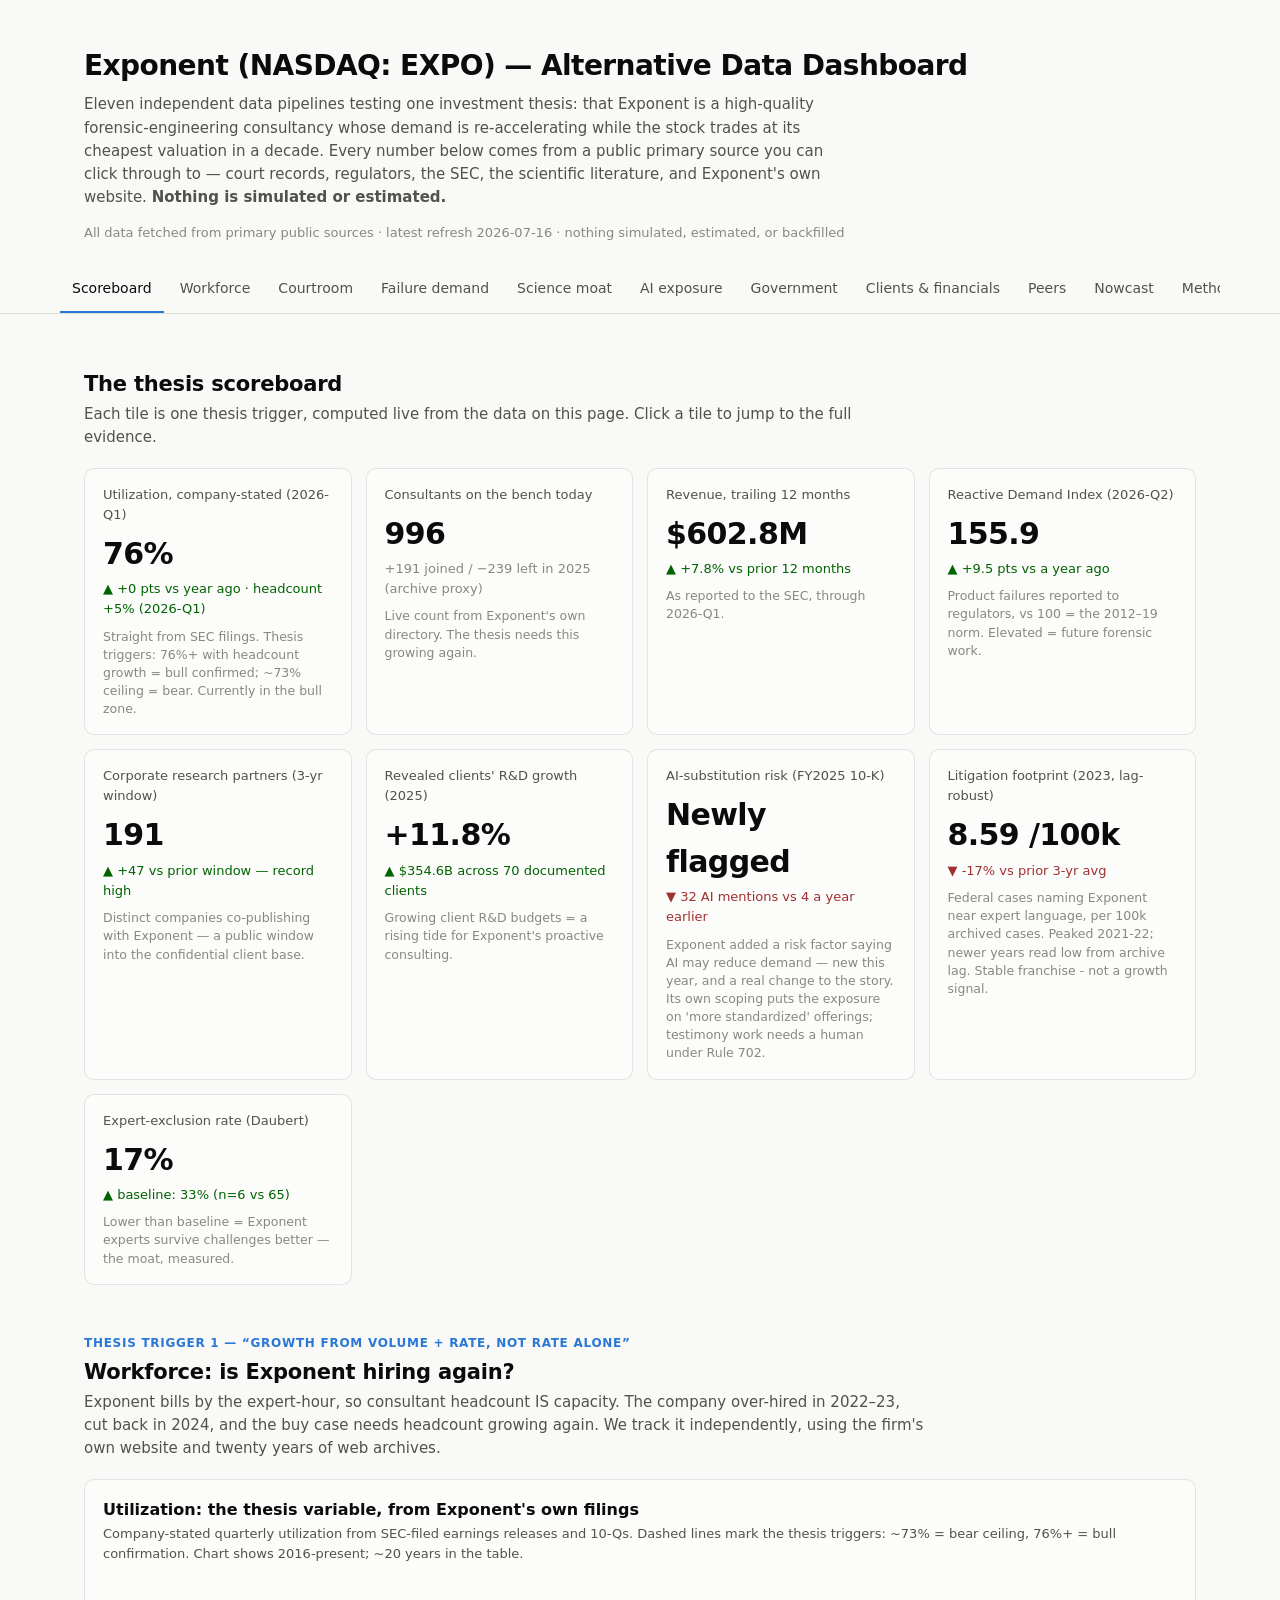
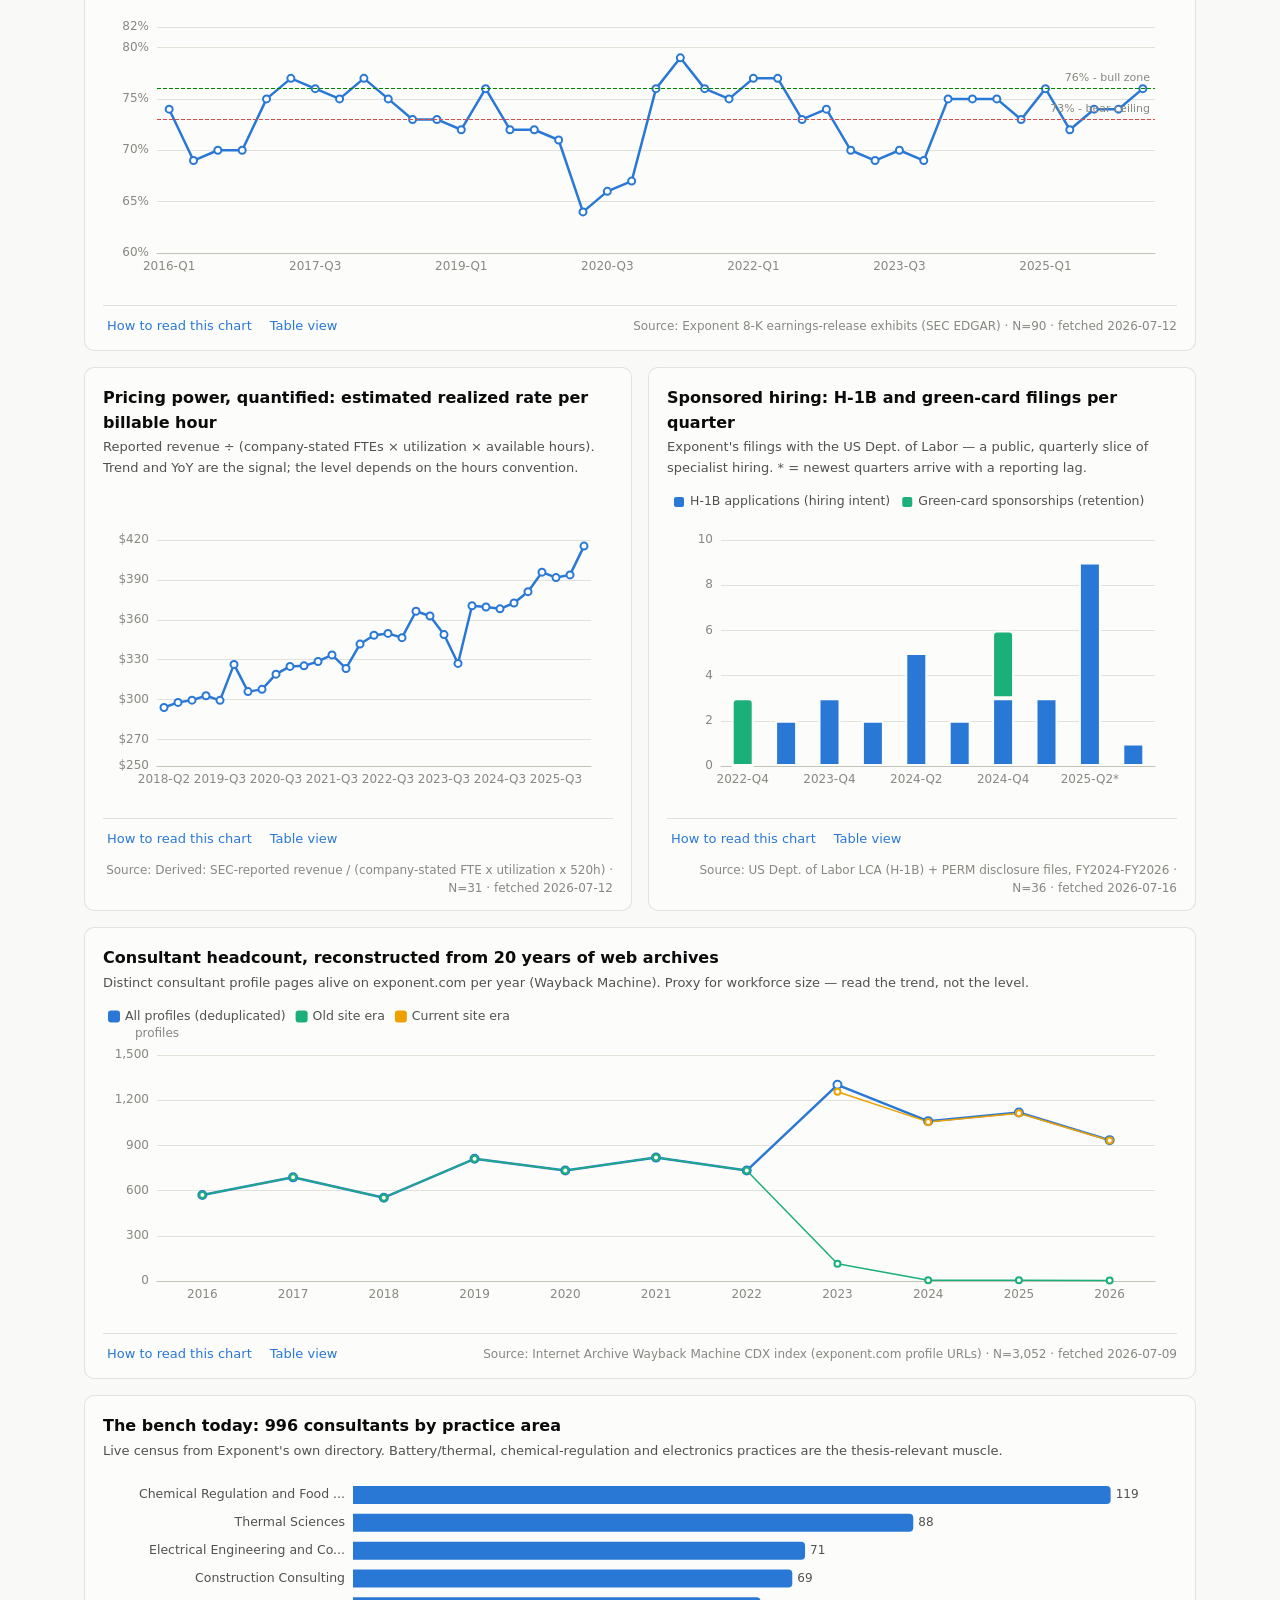
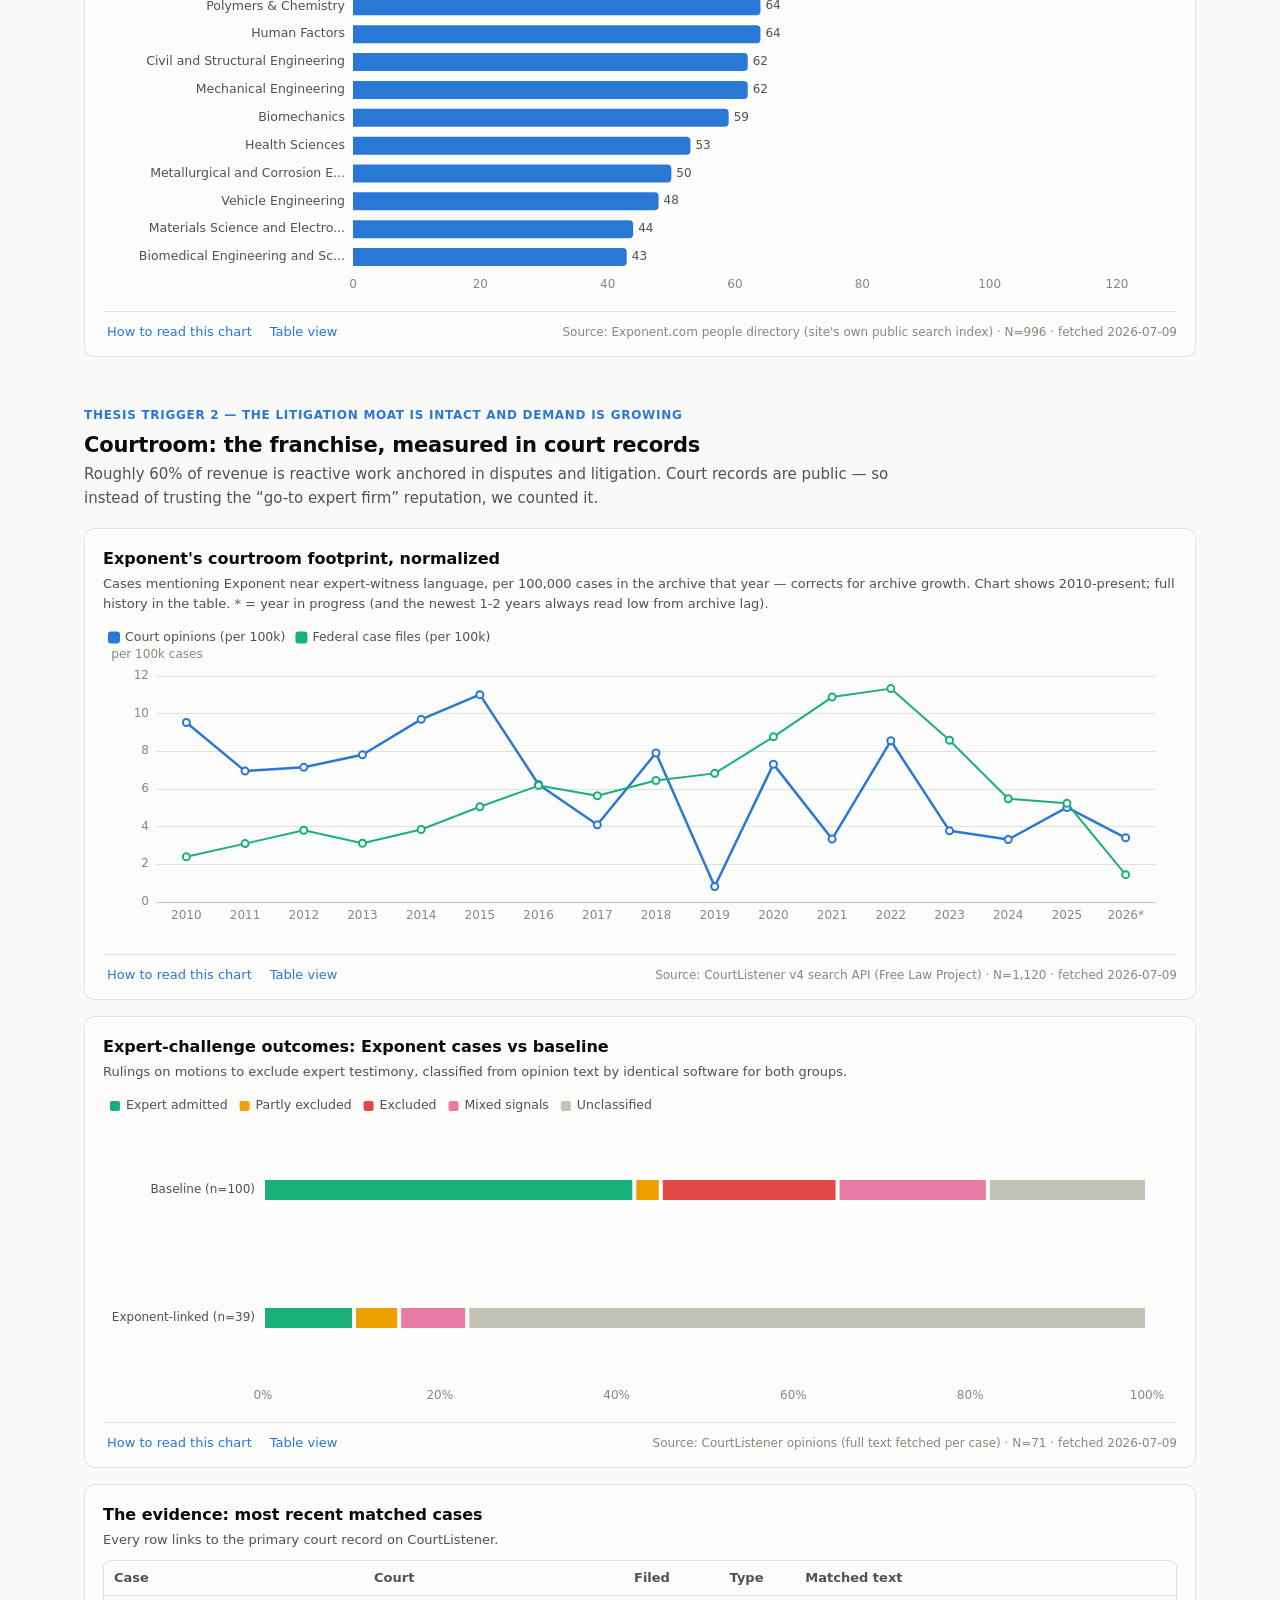
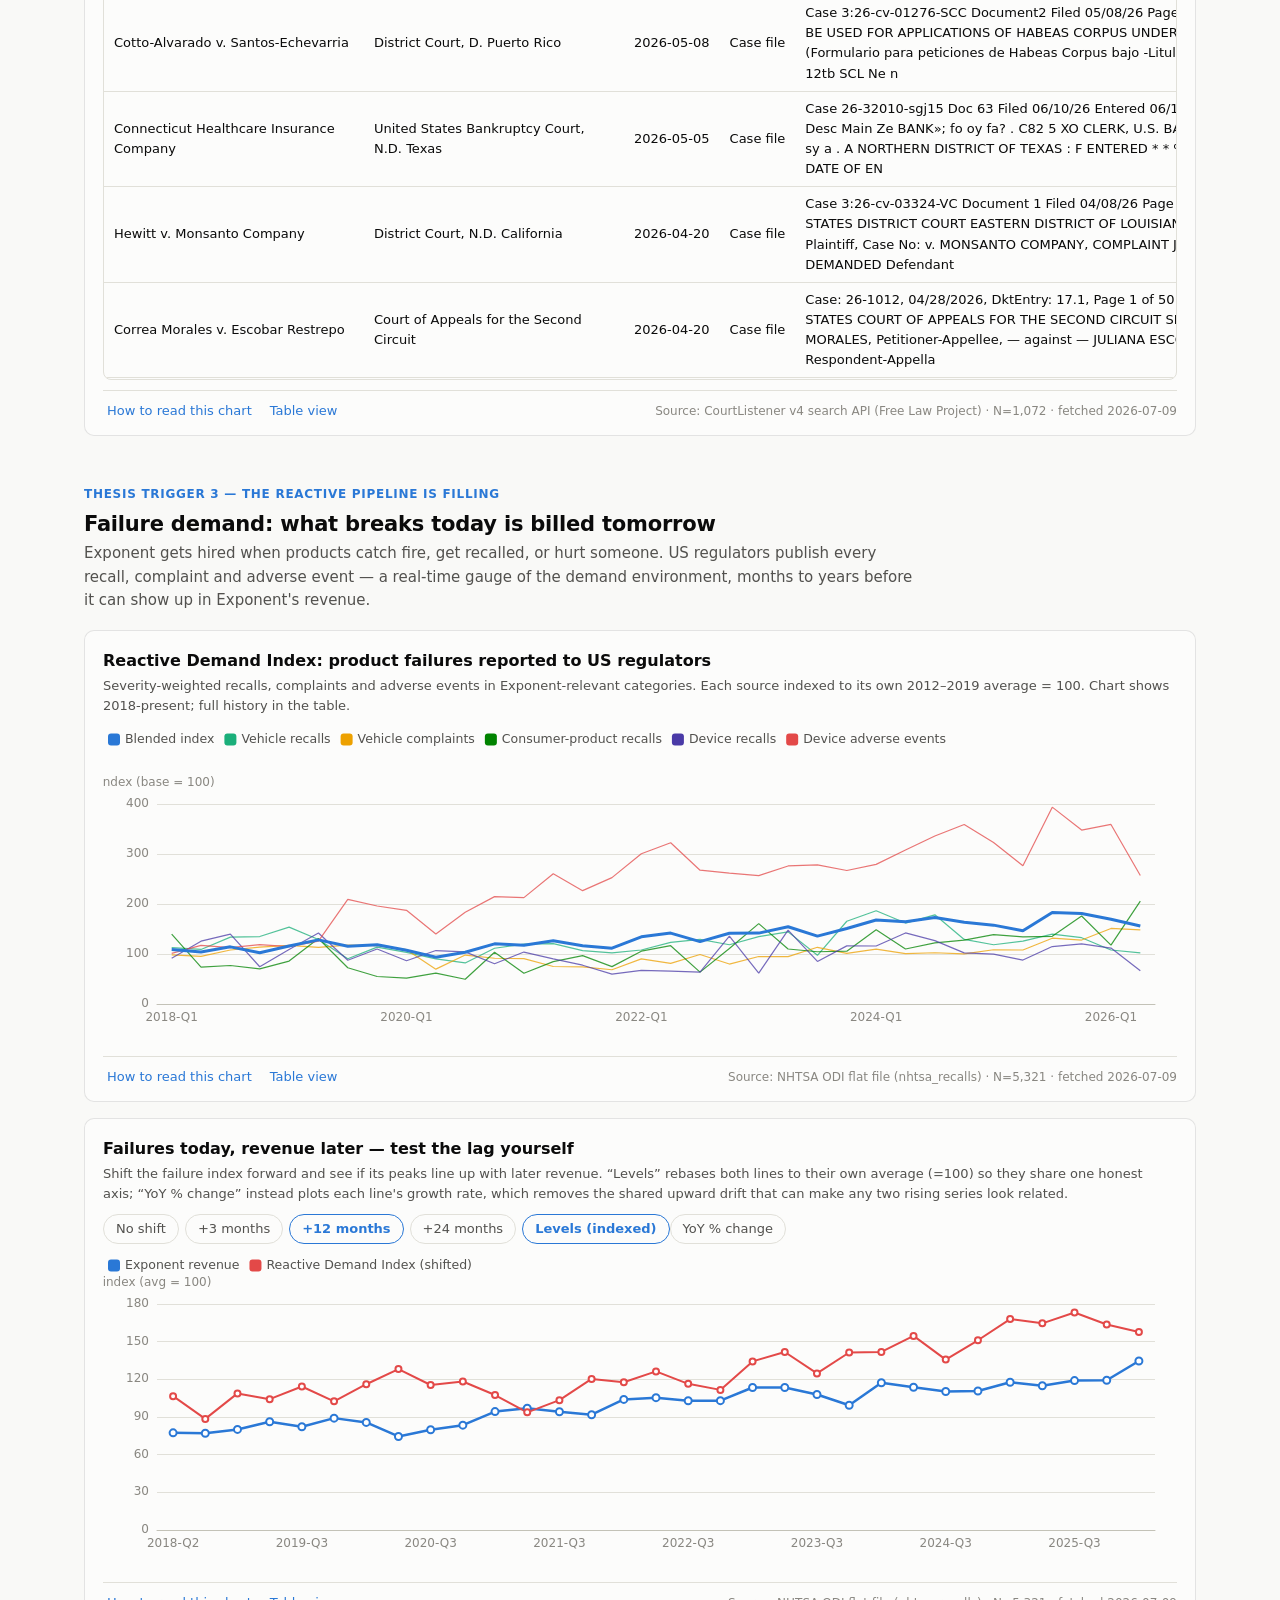
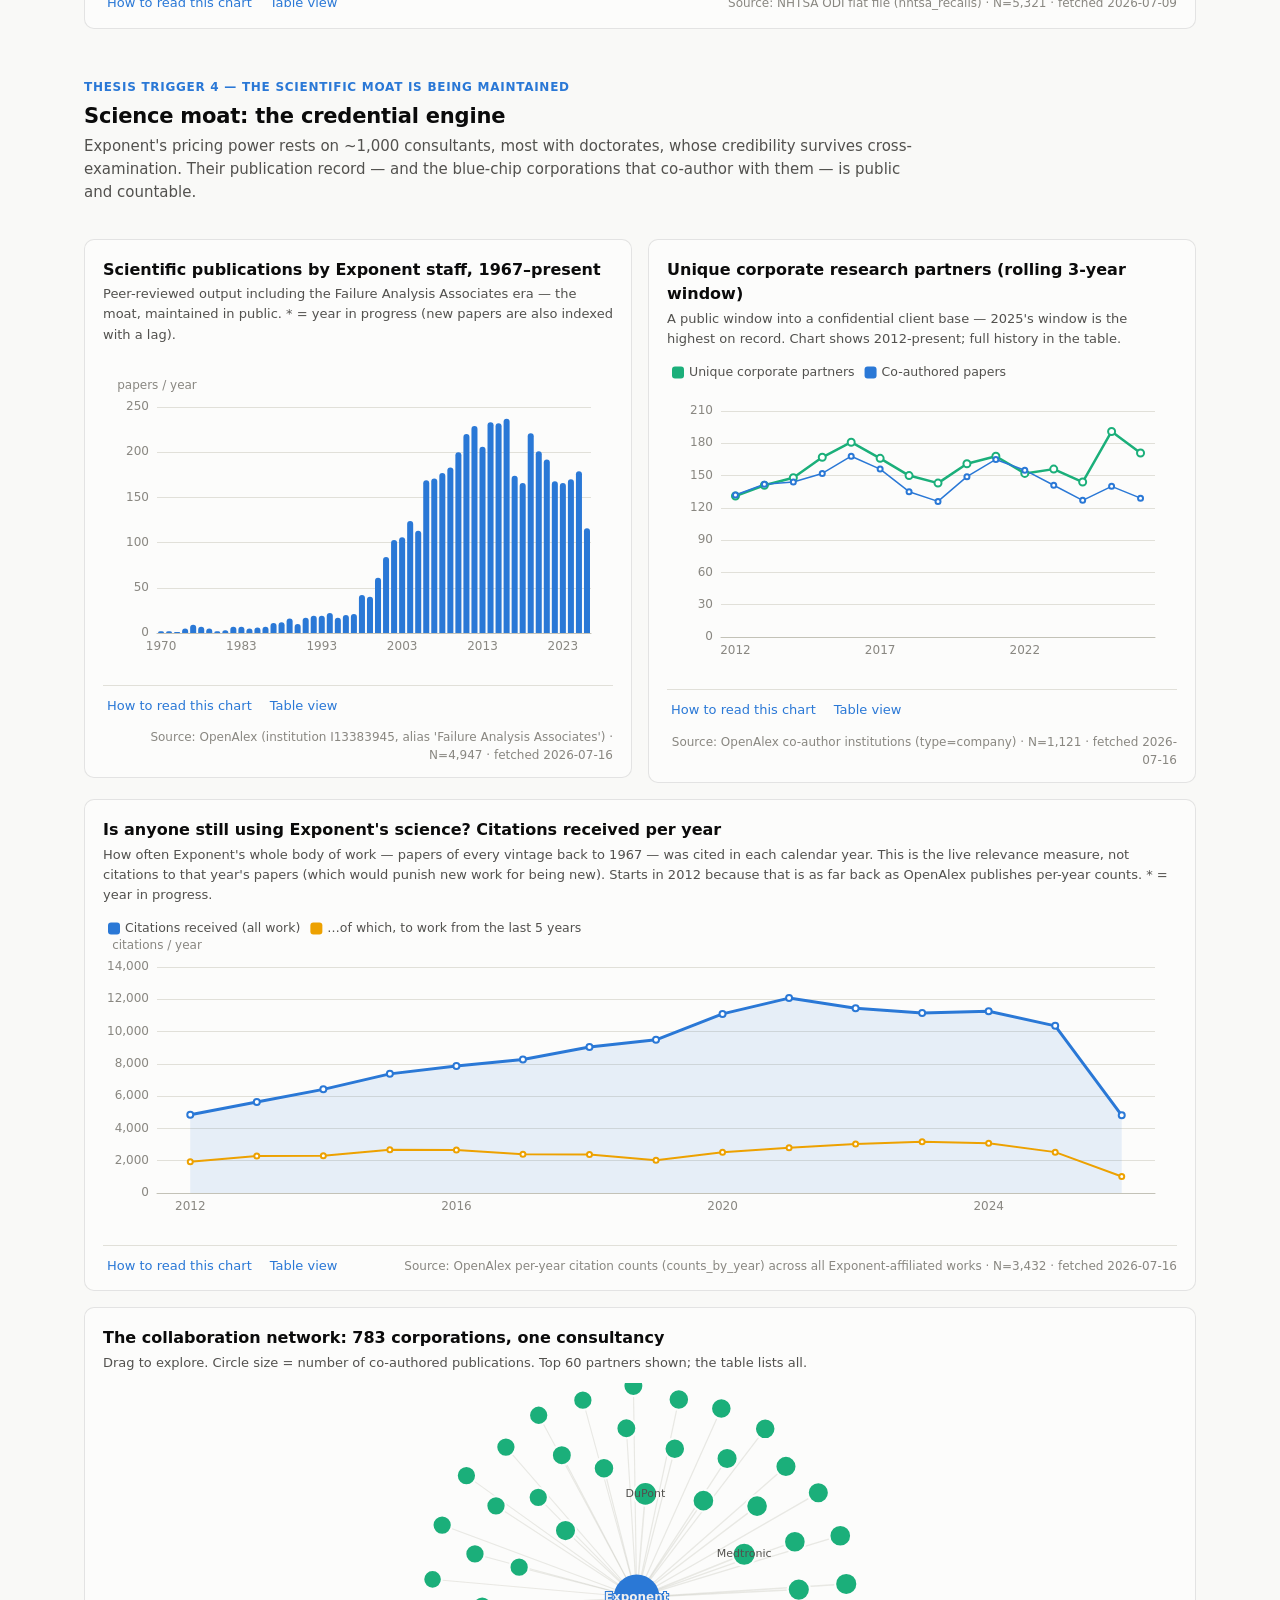
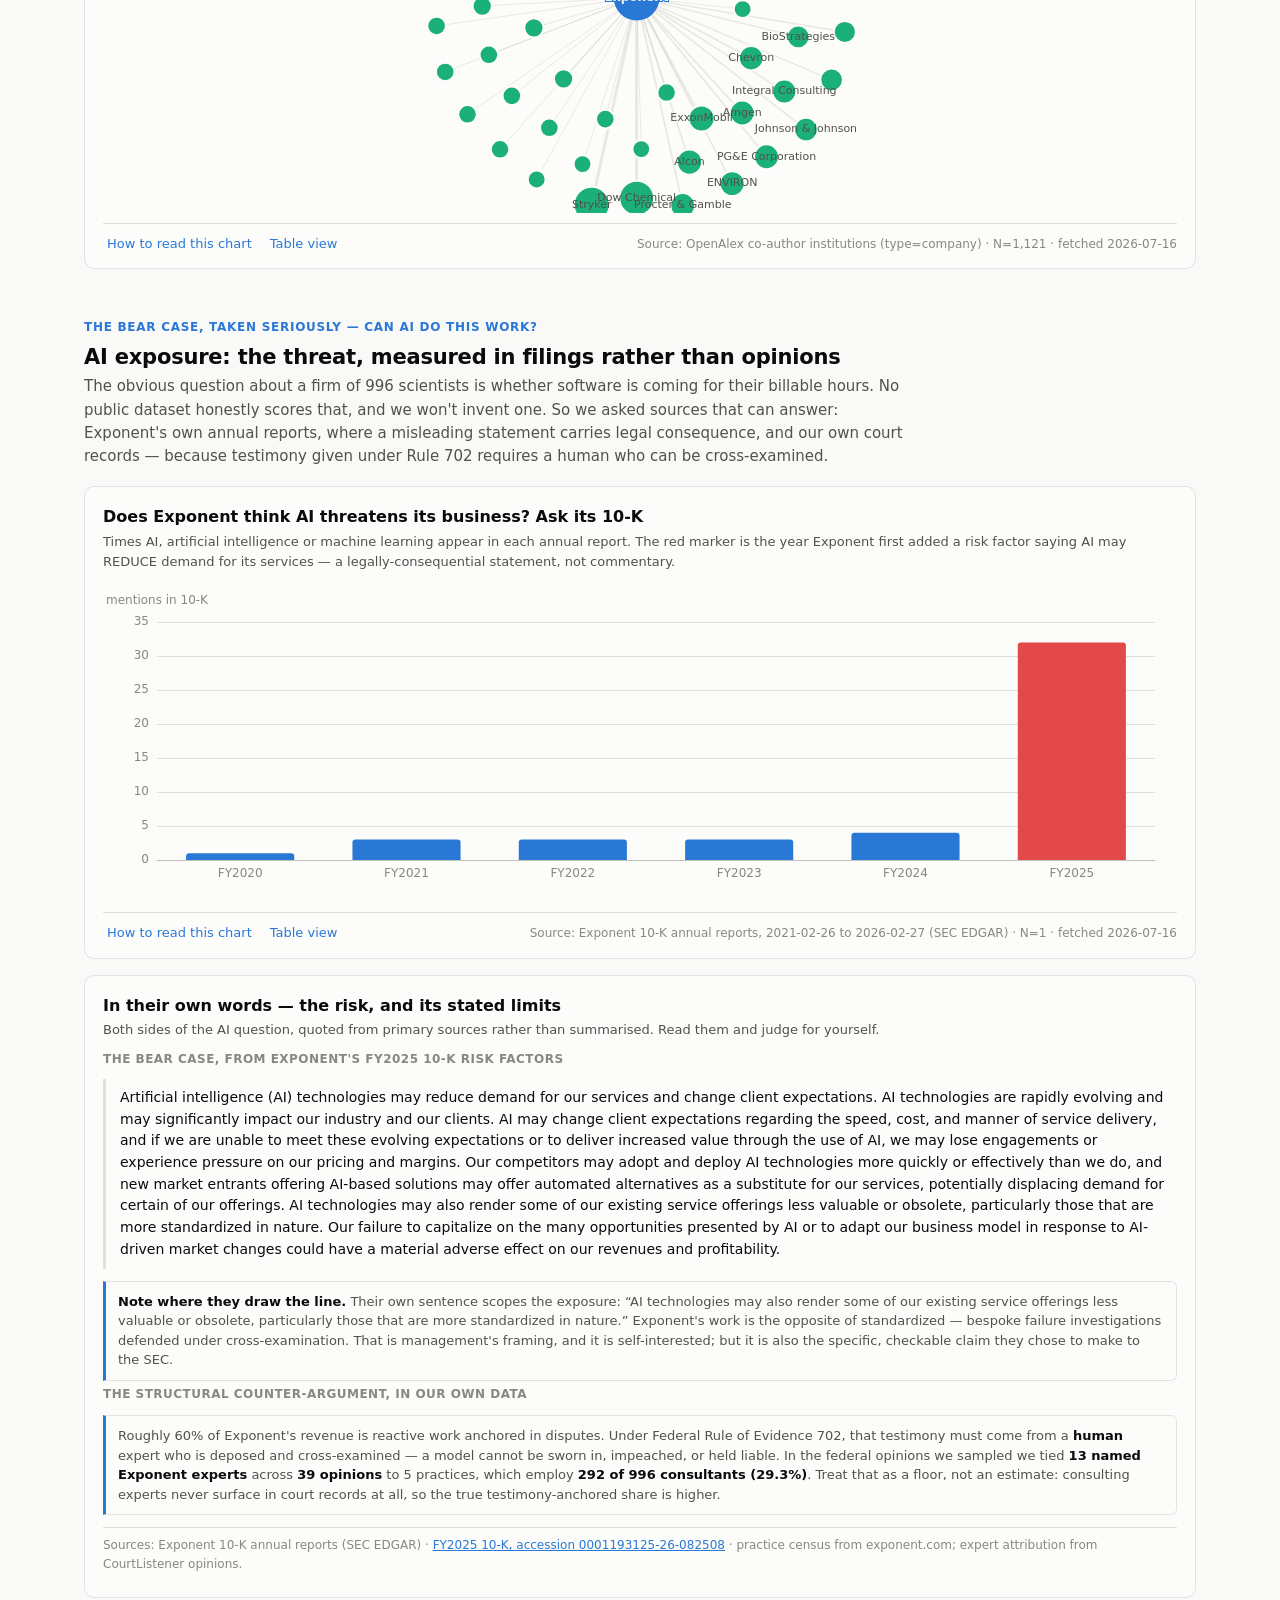
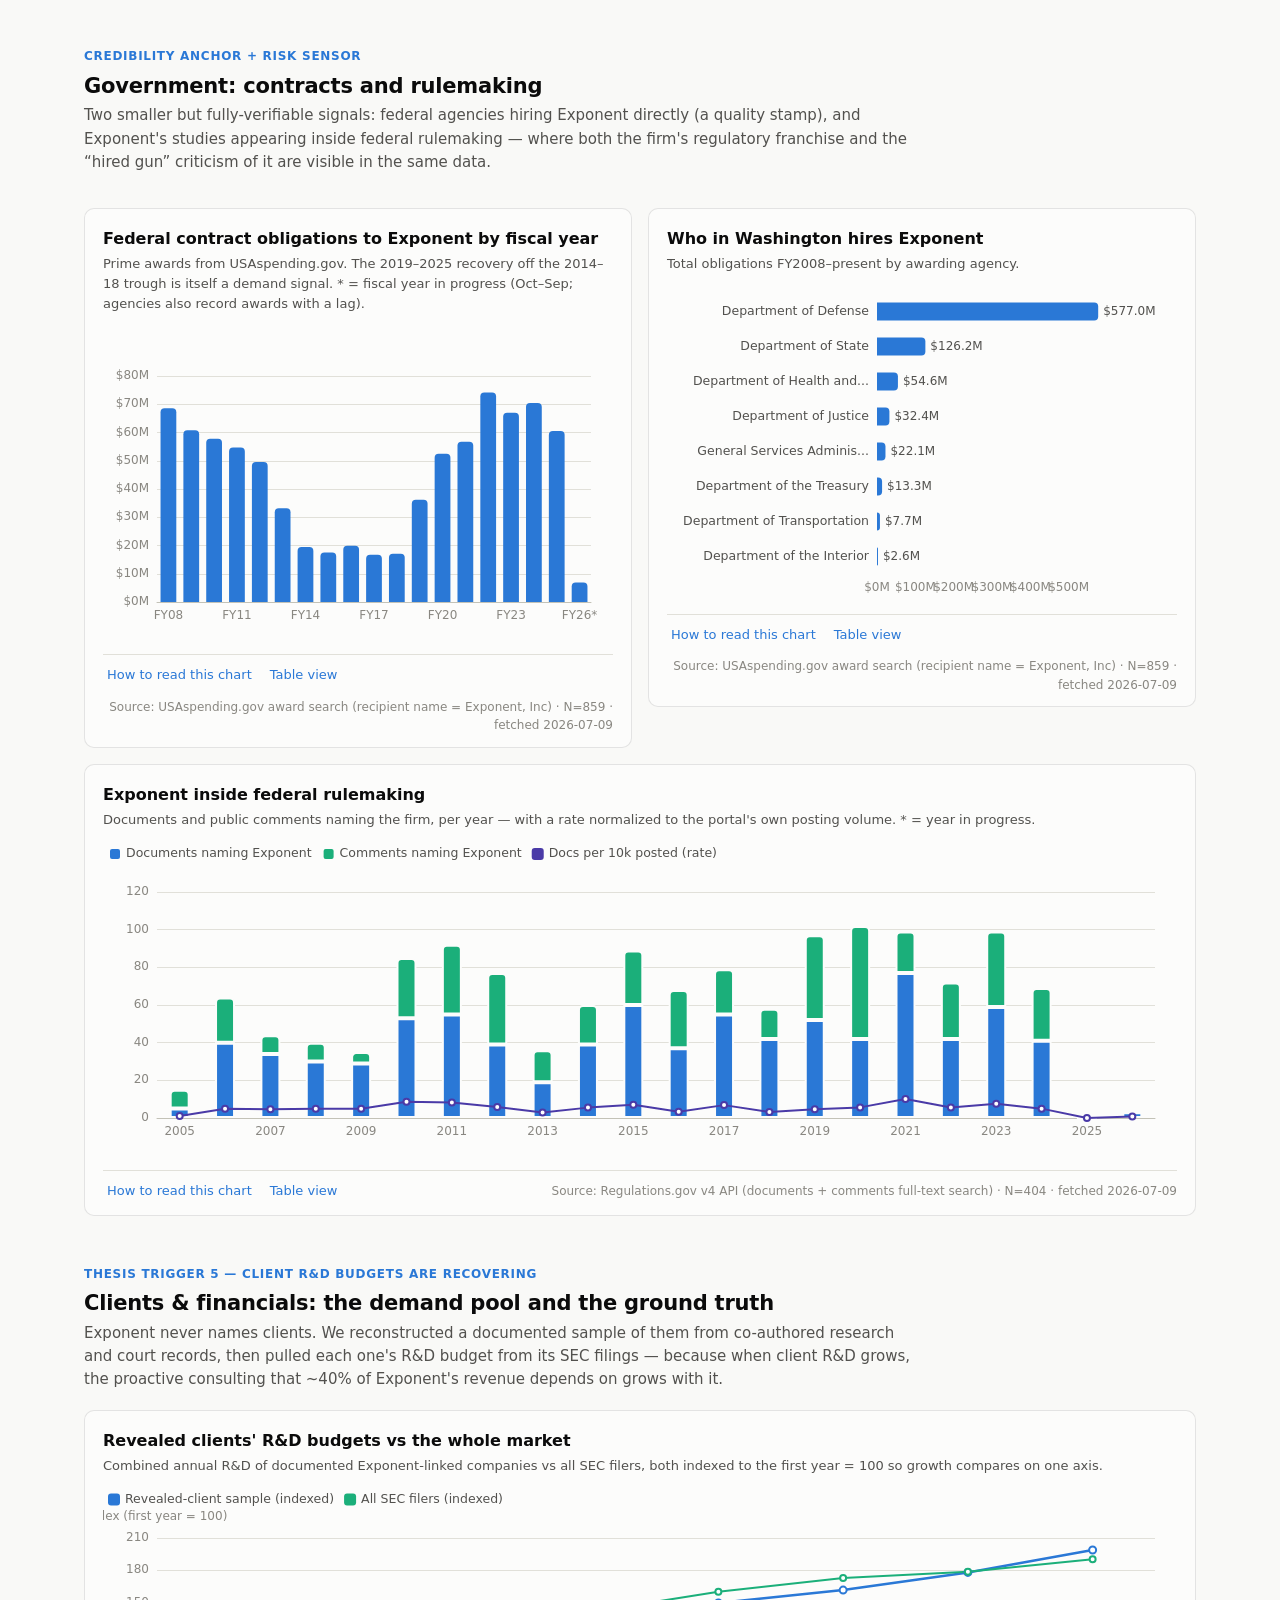
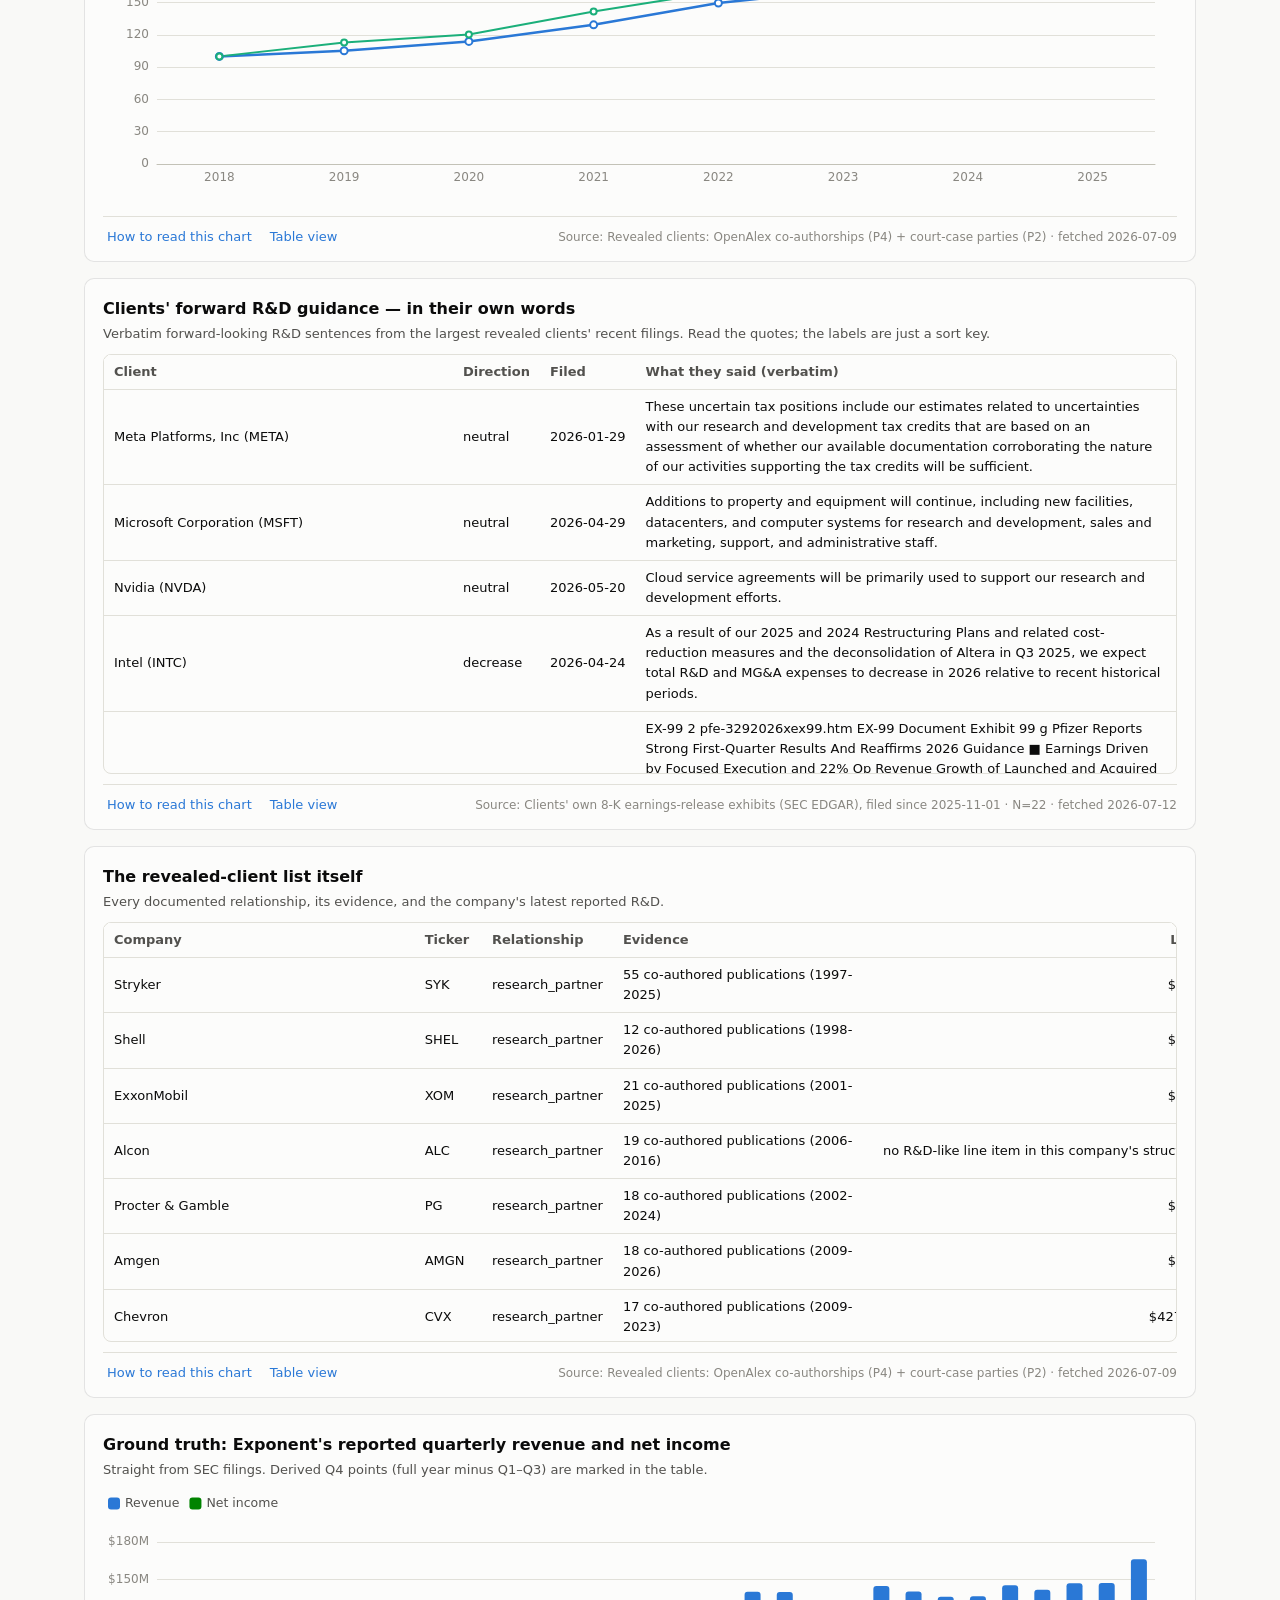
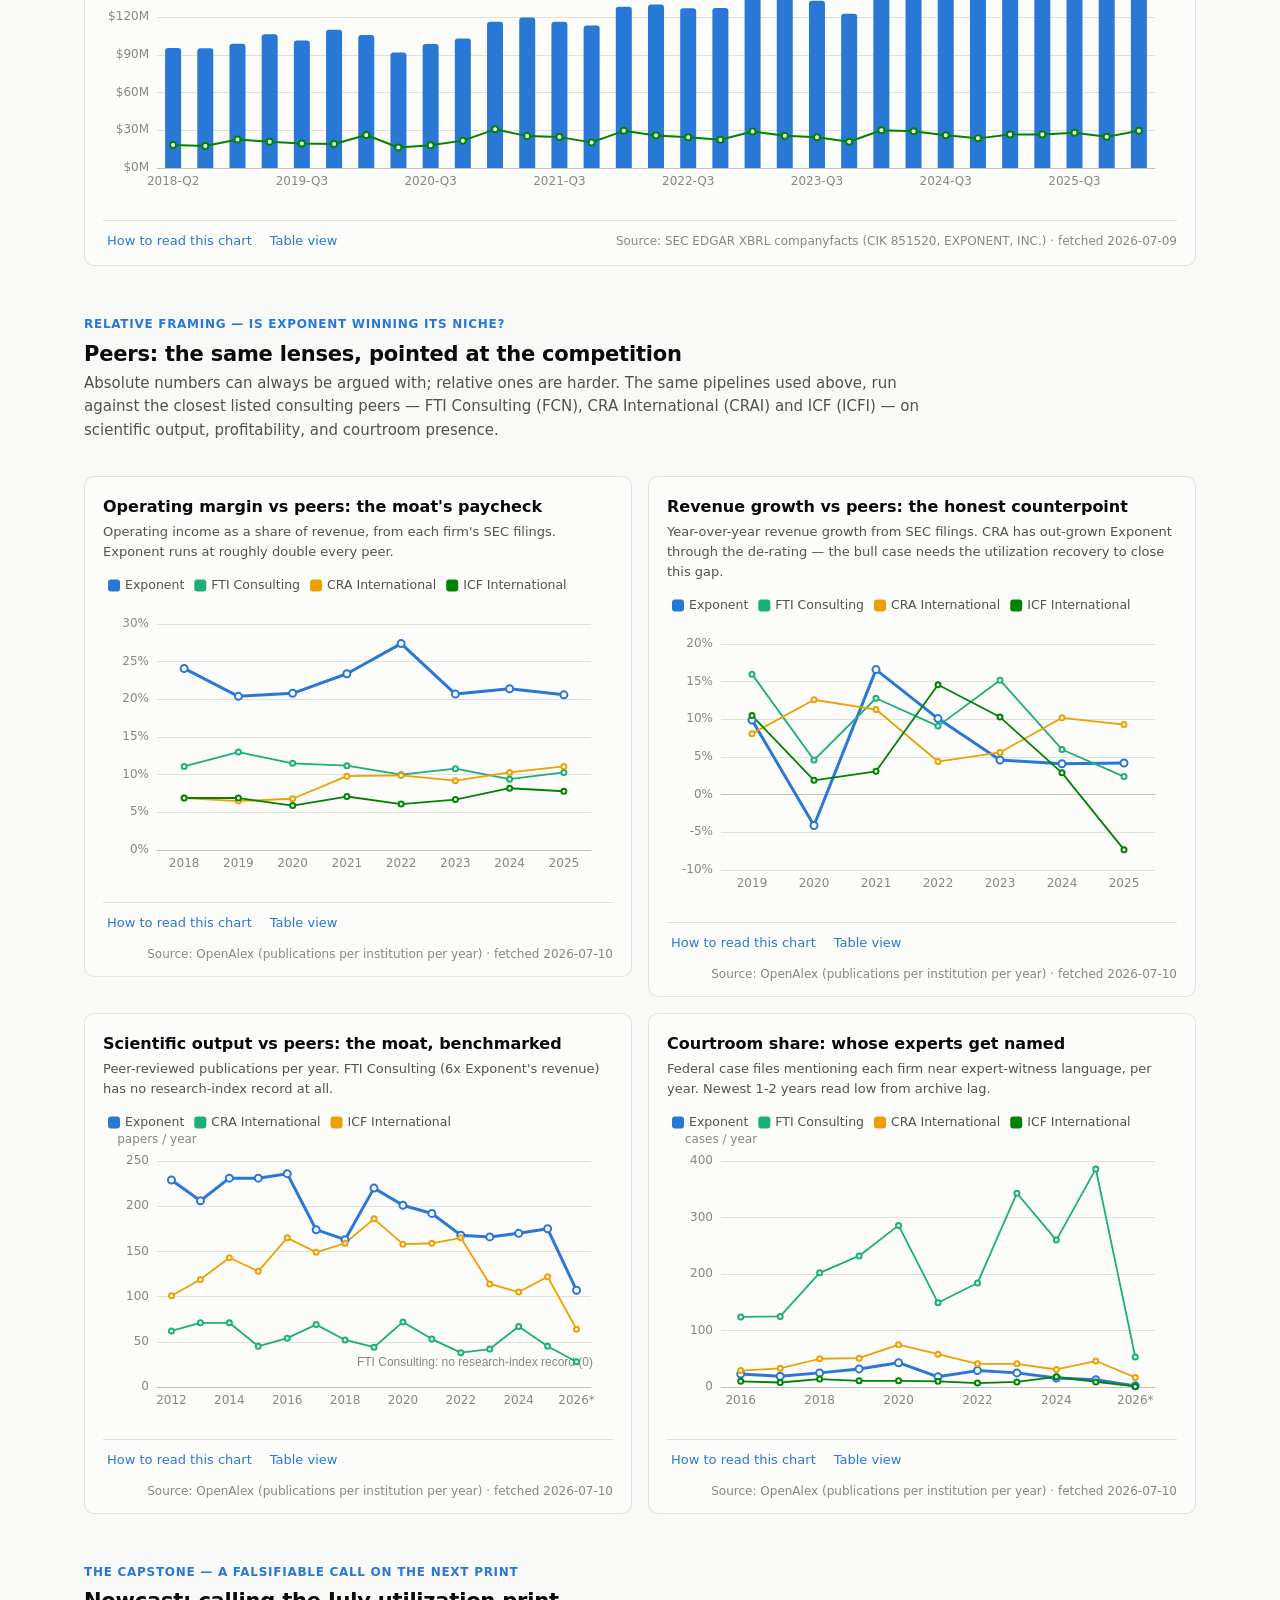
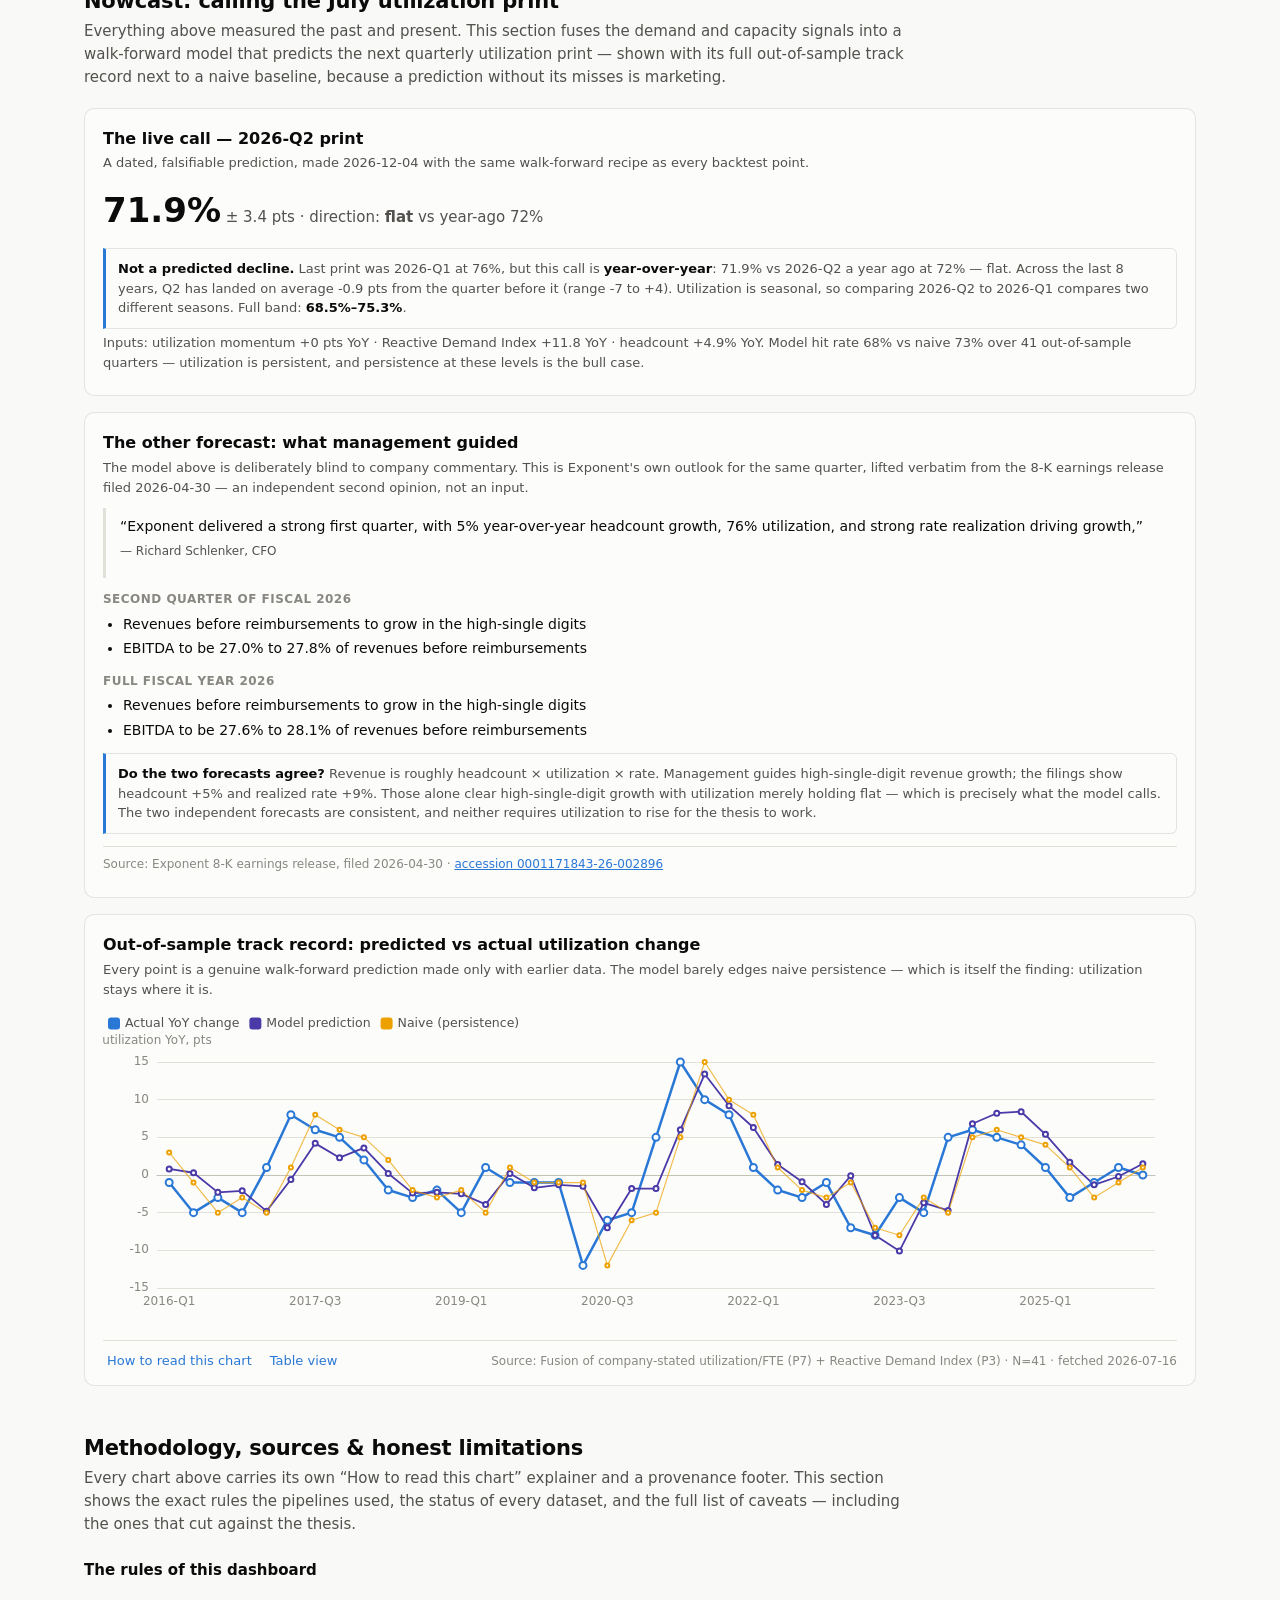
<file: docs/index.html>
<!DOCTYPE html>
<html lang="en">
<head>
<meta charset="utf-8">
<meta name="viewport" content="width=device-width, initial-scale=1">
<title>Exponent (EXPO) — Alternative Data Dashboard</title>
<link rel="stylesheet" href="css/main.css?v=4">
<link rel="icon" href="data:image/svg+xml,<svg xmlns='http://www.w3.org/2000/svg' viewBox='0 0 100 100'><text y='80' font-size='80'>🔬</text></svg>">
</head>
<body>

<header class="masthead">
  <h1>Exponent (NASDAQ: EXPO) — Alternative Data Dashboard</h1>
  <p class="tagline">Eleven independent data pipelines testing one investment thesis: that Exponent is a
    high-quality forensic-engineering consultancy whose demand is re-accelerating while the stock trades
    at its cheapest valuation in a decade. Every number below comes from a public primary source you can
    click through to — court records, regulators, the SEC, the scientific literature, and Exponent's own
    website. <strong>Nothing is simulated or estimated.</strong></p>
  <p class="stamp" id="data-stamp"></p>
</header>

<nav class="sections">
  <div class="inner">
    <a href="#sec-score">Scoreboard</a>
    <a href="#sec-p1">Workforce</a>
    <a href="#sec-p2">Courtroom</a>
    <a href="#sec-p3">Failure demand</a>
    <a href="#sec-p4">Science moat</a>
    <a href="#sec-p11">AI exposure</a>
    <a href="#sec-p5">Government</a>
    <a href="#sec-p6">Clients &amp; financials</a>
    <a href="#sec-p8">Peers</a>
    <a href="#sec-p10">Nowcast</a>
    <a href="#sec-metho">Methodology</a>
  </div>
</nav>

<main>

  <section class="block" id="sec-score">
    <h2>The thesis scoreboard</h2>
    <p class="lede">Each tile is one thesis trigger, computed live from the data on this page.
      Click a tile to jump to the full evidence.</p>
    <div class="tiles" id="tiles"></div>
  </section>

  <section class="block" id="sec-p1">
    <span class="trigger">Thesis trigger 1 — “growth from volume + rate, not rate alone”</span>
    <h2>Workforce: is Exponent hiring again?</h2>
    <p class="lede">Exponent bills by the expert-hour, so consultant headcount IS capacity. The company
      over-hired in 2022–23, cut back in 2024, and the buy case needs headcount growing again. We track it
      independently, using the firm's own website and twenty years of web archives.</p>
    <div id="mount-p7-utilization"></div>
    <div class="grid2">
      <div id="mount-p7-rate"></div>
      <div id="mount-p9-hiring"></div>
    </div>
    <div id="mount-p1-headcount"></div>
    <div id="mount-p1-roster"></div>
  </section>

  <section class="block" id="sec-p2">
    <span class="trigger">Thesis trigger 2 — the litigation moat is intact and demand is growing</span>
    <h2>Courtroom: the franchise, measured in court records</h2>
    <p class="lede">Roughly 60% of revenue is reactive work anchored in disputes and litigation. Court
      records are public — so instead of trusting the “go-to expert firm” reputation, we counted it.</p>
    <div id="mount-p2-timeseries"></div>
    <div id="mount-p2-daubert"></div>
    <div id="mount-p2-cases"></div>
  </section>

  <section class="block" id="sec-p3">
    <span class="trigger">Thesis trigger 3 — the reactive pipeline is filling</span>
    <h2>Failure demand: what breaks today is billed tomorrow</h2>
    <p class="lede">Exponent gets hired when products catch fire, get recalled, or hurt someone. US
      regulators publish every recall, complaint and adverse event — a real-time gauge of the demand
      environment, months to years before it can show up in Exponent's revenue.</p>
    <div id="mount-p3-index"></div>
    <div id="mount-p3-lag"></div>
  </section>

  <section class="block" id="sec-p4">
    <span class="trigger">Thesis trigger 4 — the scientific moat is being maintained</span>
    <h2>Science moat: the credential engine</h2>
    <p class="lede">Exponent's pricing power rests on ~1,000 consultants, most with doctorates, whose
      credibility survives cross-examination. Their publication record — and the blue-chip corporations
      that co-author with them — is public and countable.</p>
    <div class="grid2">
      <div id="mount-p4-pubs"></div>
      <div id="mount-p4-partners"></div>
    </div>
    <div id="mount-p4-citations"></div>
    <div id="mount-p4-graph"></div>
  </section>

  <section class="block" id="sec-p11">
    <span class="trigger">The bear case, taken seriously — can AI do this work?</span>
    <h2>AI exposure: the threat, measured in filings rather than opinions</h2>
    <p class="lede">The obvious question about a firm of 996 scientists is whether software is
      coming for their billable hours. No public dataset honestly scores that, and we won't invent
      one. So we asked sources that can answer: Exponent's own annual reports, where a misleading
      statement carries legal consequence, and our own court records — because testimony given under
      Rule 702 requires a human who can be cross-examined.</p>
    <div id="mount-p11-attention"></div>
    <div id="mount-p11-words"></div>
  </section>

  <section class="block" id="sec-p5">
    <span class="trigger">Credibility anchor + risk sensor</span>
    <h2>Government: contracts and rulemaking</h2>
    <p class="lede">Two smaller but fully-verifiable signals: federal agencies hiring Exponent directly
      (a quality stamp), and Exponent's studies appearing inside federal rulemaking — where both the
      firm's regulatory franchise and the “hired gun” criticism of it are visible in the same data.</p>
    <div class="grid2">
      <div id="mount-p5-awards"></div>
      <div id="mount-p5-agencies"></div>
    </div>
    <div id="mount-p5-regs"></div>
  </section>

  <section class="block" id="sec-p6">
    <span class="trigger">Thesis trigger 5 — client R&amp;D budgets are recovering</span>
    <h2>Clients &amp; financials: the demand pool and the ground truth</h2>
    <p class="lede">Exponent never names clients. We reconstructed a documented sample of them from
      co-authored research and court records, then pulled each one's R&amp;D budget from its SEC filings —
      because when client R&amp;D grows, the proactive consulting that ~40% of Exponent's revenue depends
      on grows with it.</p>
    <div id="mount-p6-rnd"></div>
    <div id="mount-p6-guidance"></div>
    <div id="mount-p6-clients"></div>
    <div id="mount-p6-expofin"></div>
  </section>

  <section class="block" id="sec-p8">
    <span class="trigger">Relative framing — is Exponent winning its niche?</span>
    <h2>Peers: the same lenses, pointed at the competition</h2>
    <p class="lede">Absolute numbers can always be argued with; relative ones are harder. The same
      pipelines used above, run against the closest listed consulting peers — FTI Consulting (FCN),
      CRA International (CRAI) and ICF (ICFI) — on scientific output, profitability, and courtroom
      presence.</p>
    <div class="grid2">
      <div id="mount-p8-financials"></div>
      <div id="mount-p8-growth"></div>
    </div>
    <div class="grid2">
      <div id="mount-p8-pubs"></div>
      <div id="mount-p8-courts"></div>
    </div>
  </section>

  <section class="block" id="sec-p10">
    <span class="trigger">The capstone — a falsifiable call on the next print</span>
    <h2>Nowcast: calling the July utilization print</h2>
    <p class="lede">Everything above measured the past and present. This section fuses the demand and
      capacity signals into a walk-forward model that predicts the next quarterly utilization print —
      shown with its full out-of-sample track record next to a naive baseline, because a prediction
      without its misses is marketing.</p>
    <div id="mount-p10-call"></div>
    <div id="mount-p10-guidance"></div>
    <div id="mount-p10-nowcast"></div>
  </section>

  <section class="block" id="sec-metho">
    <h2>Methodology, sources &amp; honest limitations</h2>
    <p class="lede">Every chart above carries its own “How to read this chart” explainer and a provenance
      footer. This section shows the exact rules the pipelines used, the status of every dataset, and the
      full list of caveats — including the ones that cut against the thesis.</p>
    <div class="metho">
      <h3>The rules of this dashboard</h3>
      <ul>
        <li><strong>Real data only.</strong> Every number originates from a public primary source
          (CourtListener, SEC EDGAR, NHTSA, CPSC, openFDA, USAspending, Regulations.gov, OpenAlex, the
          Internet Archive, exponent.com). If a source failed, the page shows a grey “data unavailable”
          card — a gap is never filled with an estimate.</li>
        <li><strong>Normalize before you conclude.</strong> Archives grow and portals shrink; wherever a
          raw count could mislead, the chart shows a rate against the source's own total volume.</li>
        <li><strong>Small samples say so.</strong> Anything computed from a few dozen records (like the
          Daubert analysis) is labeled with its sample size.</li>
        <li><strong>Verifiability.</strong> Evidence tables link every underlying record so any claim can
          be checked in the primary source.</li>
      </ul>
      <div id="metho-tables"></div>
      <h3>All caveats, by dataset</h3>
      <div id="metho-caveats"></div>
    </div>
  </section>

  <footer class="colophon">
    Built for equity research on Exponent, Inc. (NASDAQ: EXPO). Data sources: Free Law Project /
    CourtListener, SEC EDGAR, NHTSA ODI, CPSC, openFDA, USAspending.gov, Regulations.gov, OpenAlex,
    Internet Archive Wayback Machine, exponent.com. This dashboard is research, not investment advice.
  </footer>

</main>

<script src="vendor/echarts.min.js"></script>
<script src="data/explainers.data.js"></script>
<script src="data/manifest.data.js"></script>
<script src="data/p7_utilization.data.js"></script>
<script src="data/p7_realized_rate.data.js"></script>
<script src="data/p8_peers.data.js"></script>
<script src="data/p9_hiring.data.js"></script>
<script src="data/p10_nowcast.data.js"></script>
<script src="data/p10_mgmt_guidance.data.js"></script>
<script src="data/p11_ai_exposure.data.js"></script>
<script src="data/p4_citations_received.data.js"></script>
<script src="data/p6_rnd_guidance.data.js"></script>
<script src="data/p1_headcount_timeseries.data.js"></script>
<script src="data/p1_current_roster.data.js"></script>
<script src="data/p1_job_postings.data.js"></script>
<script src="data/p2_litigation_timeseries.data.js"></script>
<script src="data/p2_daubert.data.js"></script>
<script src="data/p2_matched_cases.data.js"></script>
<script src="data/p3_reactive_index.data.js"></script>
<script src="data/p4_publications_timeseries.data.js"></script>
<script src="data/p4_partners_rolling.data.js"></script>
<script src="data/p4_collab_graph.data.js"></script>
<script src="data/p4_authors.data.js"></script>
<script src="data/p5_federal_awards.data.js"></script>
<script src="data/p5_regulatory_mentions.data.js"></script>
<script src="data/p6_client_rnd.data.js"></script>
<script src="data/p6_expo_financials.data.js"></script>
<script src="js/ui.js?v=4"></script>
<script src="js/charts.js?v=11"></script>
<script src="js/main.js?v=7"></script>
</body>
</html>
</file>
<file: docs/css/main.css>
/* EXPO Alt-Data Dashboard — palette per validated reference instance (dataviz) */
:root {
  --page: #f9f9f7;
  --surface: #fcfcfb;
  --ink: #0b0b0b;
  --ink-2: #52514e;
  --muted: #898781;
  --grid: #e1e0d9;
  --baseline: #c3c2b7;
  --border: rgba(11, 11, 11, 0.10);
  --good-text: #006300;
  --bad-text: #a03030;
  --s1: #2a78d6; --s2: #1baf7a; --s3: #eda100; --s4: #008300;
  --s5: #4a3aa7; --s6: #e34948; --s7: #e87ba4; --s8: #eb6834;
  --accent: #2a78d6;
  --wash: rgba(42, 120, 214, 0.08);
}
@media (prefers-color-scheme: dark) {
  :root {
    --page: #0d0d0d;
    --surface: #1a1a19;
    --ink: #ffffff;
    --ink-2: #c3c2b7;
    --muted: #898781;
    --grid: #2c2c2a;
    --baseline: #383835;
    --border: rgba(255, 255, 255, 0.10);
    --good-text: #0ca30c;
    --bad-text: #e66767;
    --s1: #3987e5; --s2: #199e70; --s3: #c98500; --s4: #008300;
    --s5: #9085e9; --s6: #e66767; --s7: #d55181; --s8: #d95926;
    --accent: #3987e5;
    --wash: rgba(57, 135, 229, 0.12);
  }
}

* { box-sizing: border-box; }
html { scroll-behavior: smooth; }
body {
  margin: 0;
  background: var(--page);
  color: var(--ink);
  font-family: system-ui, -apple-system, "Segoe UI", sans-serif;
  font-size: 15px;
  line-height: 1.55;
}

/* ---------- header & nav ---------- */
.masthead {
  padding: 44px 24px 10px;
  max-width: 1160px;
  margin: 0 auto;
}
.masthead h1 { font-size: 28px; margin: 0 0 6px; letter-spacing: -0.02em; }
.masthead .tagline { color: var(--ink-2); max-width: 78ch; margin: 0 0 4px; }
.masthead .stamp { color: var(--muted); font-size: 13px; }

nav.sections {
  position: sticky; top: 0; z-index: 50;
  background: var(--page);
  border-bottom: 1px solid var(--grid);
  padding: 0 24px;
}
nav.sections .inner {
  max-width: 1160px; margin: 0 auto;
  display: flex; gap: 4px; overflow-x: auto;
}
nav.sections a {
  padding: 12px 12px; white-space: nowrap;
  color: var(--ink-2); text-decoration: none; font-size: 14px;
  border-bottom: 2px solid transparent;
}
nav.sections a:hover { color: var(--ink); background: var(--wash); }
nav.sections a.active { color: var(--ink); border-bottom-color: var(--accent); }

main { max-width: 1160px; margin: 0 auto; padding: 8px 24px 80px; }

section.block { margin-top: 46px; }
section.block > h2 { font-size: 21px; margin: 0 0 2px; letter-spacing: -0.01em; }
section.block > .lede { color: var(--ink-2); margin: 0 0 18px; max-width: 88ch; }
section.block .trigger {
  display: inline-block; font-size: 12px; font-weight: 600;
  color: var(--accent); text-transform: uppercase; letter-spacing: 0.06em;
  margin-bottom: 4px;
}

/* ---------- scoreboard tiles ---------- */
.tiles { display: grid; grid-template-columns: repeat(auto-fit, minmax(215px, 1fr)); gap: 14px; }
.tile {
  background: var(--surface); border: 1px solid var(--border); border-radius: 10px;
  padding: 16px 18px; cursor: pointer; text-decoration: none; color: inherit;
  display: block; transition: border-color .15s;
}
.tile:hover { border-color: var(--accent); }
.tile .label { font-size: 13px; color: var(--ink-2); margin-bottom: 6px; }
.tile .value { font-size: 30px; font-weight: 600; letter-spacing: -0.02em; }
.tile .delta { font-size: 13px; margin-top: 2px; }
.tile .delta.up { color: var(--good-text); }
.tile .delta.down { color: var(--bad-text); }
.tile .delta.flat { color: var(--muted); }
.tile .note { font-size: 12.5px; color: var(--muted); margin-top: 8px; line-height: 1.45; }

/* ---------- chart cards ---------- */
.grid2 { display: grid; grid-template-columns: 1fr 1fr; gap: 16px; }
.grid2 > * { min-width: 0; }  /* wide table content must scroll inside its card, never blow out the grid */
@media (max-width: 900px) { .grid2 { grid-template-columns: 1fr; } }

.card {
  background: var(--surface); border: 1px solid var(--border); border-radius: 10px;
  padding: 18px 18px 12px; margin-top: 16px; min-width: 0;
}
.card h3 { font-size: 16px; margin: 0 0 2px; }
.card .sub { font-size: 13px; color: var(--ink-2); margin: 0 0 10px; }
.card .plot { width: 100%; }
.card .plot.tall { height: 430px; }
.card .plot:not(.tall) { height: 320px; }

/* a framed aside for context that stops a chart being misread */
.card .callout {
  background: var(--bg); border: 1px solid var(--border);
  border-left: 3px solid var(--accent); border-radius: 0 6px 6px 0;
  padding: 10px 12px; margin: 12px 0 4px;
  font-size: 13px; line-height: 1.5; color: var(--ink-2);
}
.card .callout b { color: var(--ink); }

/* verbatim quotes lifted from filings — visually distinct from our own prose */
.card .quote {
  margin: 10px 0; padding: 8px 0 8px 14px;
  border-left: 3px solid var(--grid);
  font-size: 14px; line-height: 1.55; color: var(--ink);
}
.card .quote .sub { display: block; margin-top: 4px; font-size: 12px; }

.card .guide-item { margin: 12px 0 0; }
.card .guide-period {
  font-size: 12px; font-weight: 600; letter-spacing: .04em; text-transform: uppercase;
  color: var(--muted); margin-bottom: 4px;
}
.card .guide-list { margin: 0; padding-left: 20px; font-size: 14px; line-height: 1.6; }
.card .guide-list li { margin: 2px 0; }

.card .prov {
  border-top: 1px solid var(--grid); margin-top: 12px; padding-top: 8px;
  font-size: 12px; color: var(--muted);
}
.card .prov a { color: var(--accent); }

.card .foot {
  border-top: 1px solid var(--grid); margin-top: 10px; padding-top: 8px;
  display: flex; flex-wrap: wrap; gap: 10px; align-items: baseline;
}
.card .foot button {
  background: none; border: none; padding: 2px 4px; font: inherit; font-size: 13px;
  color: var(--accent); cursor: pointer;
}
.card .foot button:hover { text-decoration: underline; }
.provenance { font-size: 12px; color: var(--muted); margin-left: auto; text-align: right; }
.provenance a { color: var(--muted); }

.explainer {
  display: none; background: var(--wash); border-radius: 8px;
  padding: 14px 16px; margin: 10px 0 4px; font-size: 14px;
}
.explainer.open { display: block; }
.explainer h4 { margin: 10px 0 3px; font-size: 13px; text-transform: uppercase; letter-spacing: .05em; color: var(--ink-2); }
.explainer h4:first-child { margin-top: 0; }
.explainer p { margin: 0; }
.explainer ul { margin: 2px 0 0; padding-left: 20px; }

/* ---------- tables ---------- */
.tablewrap { display: none; max-height: 420px; overflow: auto; margin-top: 8px; border: 1px solid var(--grid); border-radius: 8px; }
.tablewrap.open { display: block; }
table.data {
  width: 100%; border-collapse: collapse; font-size: 13px;
}
table.data th, table.data td {
  padding: 7px 10px; text-align: left; border-bottom: 1px solid var(--grid);
  white-space: nowrap;
}
table.data td.num, table.data th.num { text-align: right; font-variant-numeric: tabular-nums; }
table.data th { position: sticky; top: 0; background: var(--surface); color: var(--ink-2); font-weight: 600; }
table.data td a { color: var(--accent); text-decoration: none; }
table.data td a:hover { text-decoration: underline; }
table.data td.wrap { white-space: normal; min-width: 260px; }

/* ---------- states ---------- */
.unavailable {
  background: var(--surface); border: 1px dashed var(--baseline); border-radius: 10px;
  padding: 26px 22px; margin-top: 16px; color: var(--ink-2);
}
.unavailable .badge, .badge {
  display: inline-block; font-size: 11px; font-weight: 700; letter-spacing: .06em;
  text-transform: uppercase; border-radius: 4px; padding: 2px 7px; margin-bottom: 8px;
}
.badge.unavail { background: var(--grid); color: var(--ink-2); }
.badge.partial { background: rgba(237, 161, 0, .18); color: #8a5d00; }
@media (prefers-color-scheme: dark) { .badge.partial { color: #eda100; } }

.controls { display: flex; gap: 6px; flex-wrap: wrap; margin: 4px 0 8px; }
.controls button {
  font: inherit; font-size: 13px; padding: 4px 12px; border-radius: 999px;
  border: 1px solid var(--grid); background: var(--surface); color: var(--ink-2); cursor: pointer;
}
.controls button.active { border-color: var(--accent); color: var(--accent); font-weight: 600; }

/* ---------- methodology ---------- */
.metho { font-size: 14px; color: var(--ink-2); }
.metho h3 { color: var(--ink); font-size: 15px; margin: 22px 0 6px; }
.metho table.data { font-size: 12.5px; }
.metho code { background: var(--wash); border-radius: 4px; padding: 1px 5px; font-size: 12.5px; }

footer.colophon {
  border-top: 1px solid var(--grid); margin-top: 60px; padding: 18px 0 8px;
  font-size: 12.5px; color: var(--muted);
}
</file>
